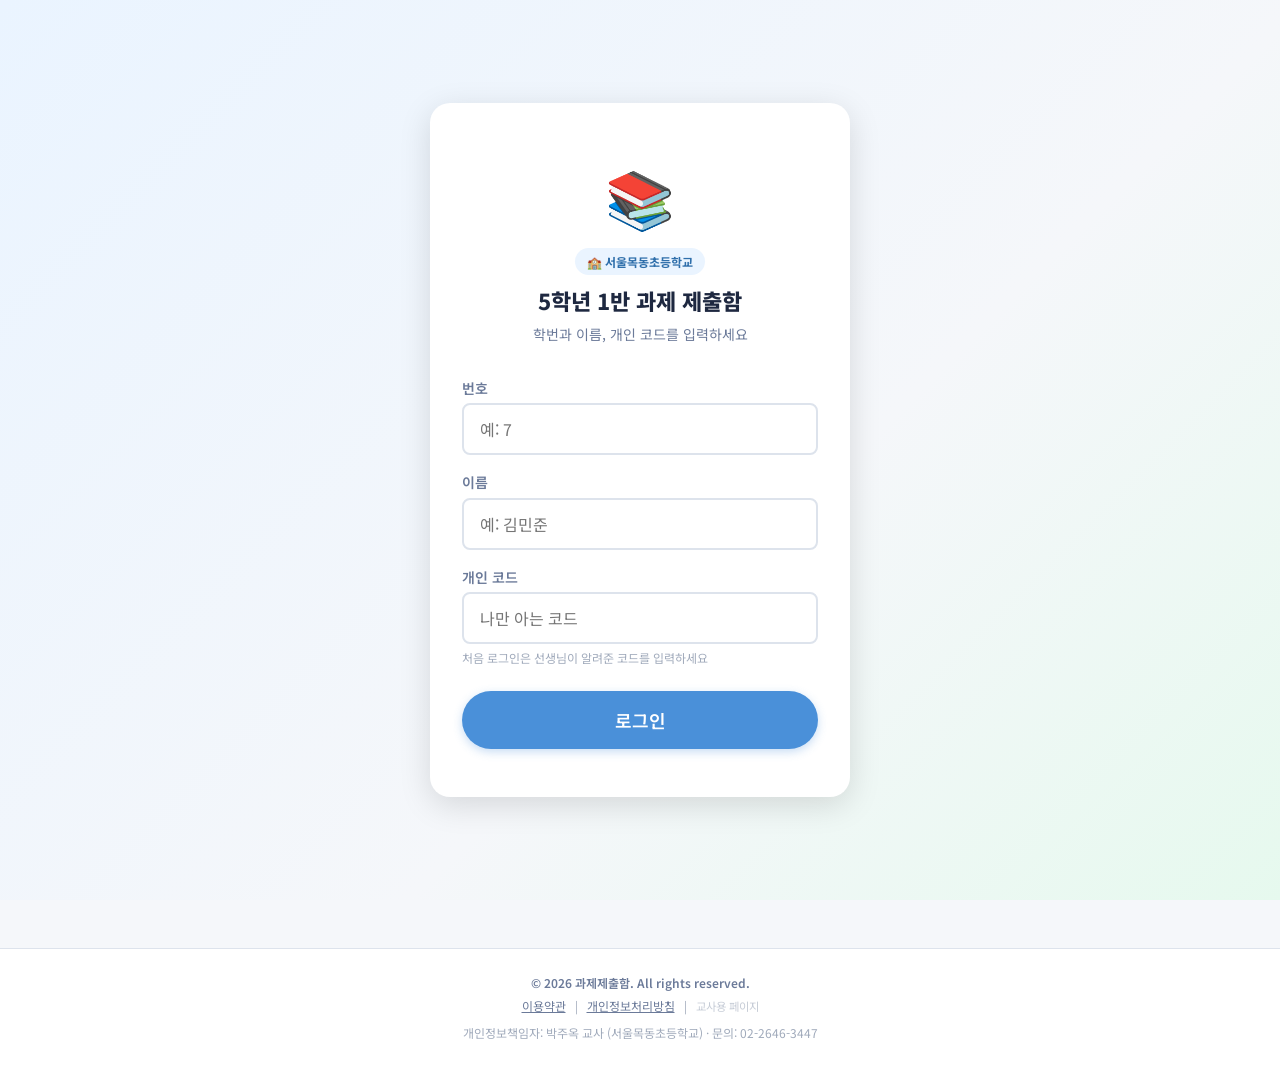
<file: index.html>
<!DOCTYPE html>
<html lang="ko">
<head>
  <meta charset="UTF-8" />
  <meta name="viewport" content="width=device-width, initial-scale=1.0" />
  <title>과제 제출함</title>
  <meta name="description" content="학생 과제 제출 페이지" />

  <!-- 구글 폰트 -->
  <link rel="preconnect" href="https://fonts.googleapis.com" />
  <link rel="preconnect" href="https://fonts.gstatic.com" crossorigin />
  <link href="https://fonts.googleapis.com/css2?family=Noto+Sans+KR:wght@400;600;700;800;900&display=swap" rel="stylesheet" />

  <!-- 스타일 -->
  <link rel="stylesheet" href="src/styles/base.css?v=6" />
  <link rel="stylesheet" href="src/styles/student.css?v=6" />
</head>
<body>
  <div id="app"></div>

  <!-- 1. 설정 -->
  <script src="src/config/app-config.js?v=6"></script>
  <!-- 2. 저장소 (Firebase) -->
  <script src="src/utils/storage.js?v=6"></script>
  <!-- 3. 컴포넌트 -->
  <script src="src/components/footer.js?v=6"></script>
  <script src="src/components/login.js?v=6"></script>
  <script src="src/components/submit.js?v=6"></script>
  <script src="src/components/settings.js?v=6"></script>
  <!-- 4. 페이지 -->
  <script src="src/pages/student-page.js?v=6"></script>

  <script>
    StudentPage.init();
  </script>
</body>
</html>
</file>
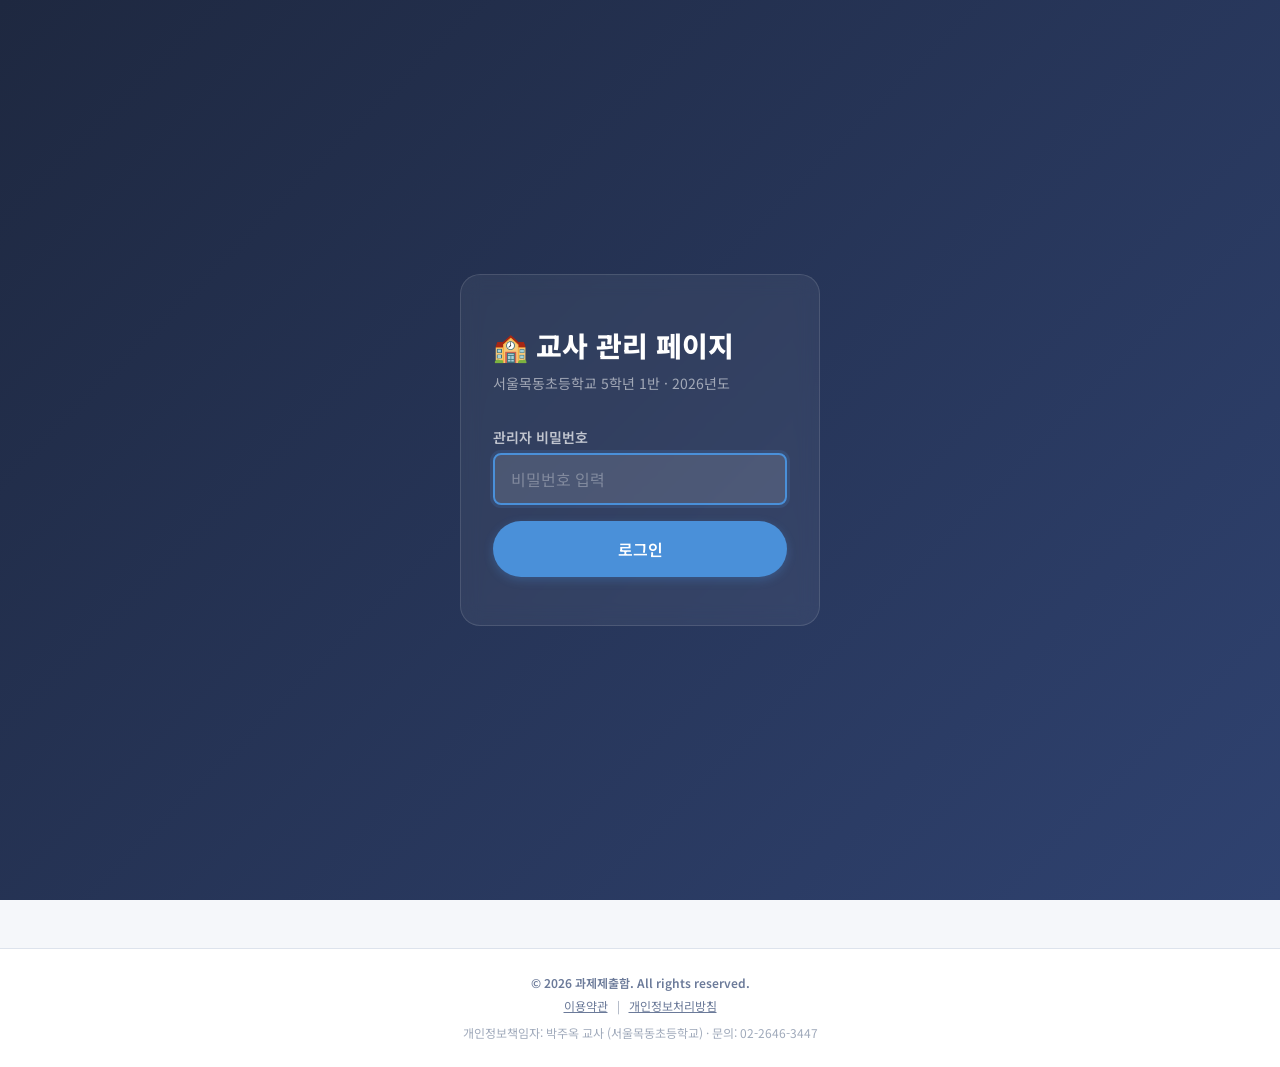
<file: admin.html>
<!DOCTYPE html>
<html lang="ko">
<head>
  <meta charset="UTF-8" />
  <meta name="viewport" content="width=device-width, initial-scale=1.0" />
  <title>관리자 페이지 – 과제 현황</title>
  <meta name="robots" content="noindex, nofollow" />

  <!-- 구글 폰트 -->
  <link rel="preconnect" href="https://fonts.googleapis.com" />
  <link rel="preconnect" href="https://fonts.gstatic.com" crossorigin />
  <link href="https://fonts.googleapis.com/css2?family=Noto+Sans+KR:wght@400;600;700;800;900&display=swap" rel="stylesheet" />

  <!-- 스타일 -->
  <link rel="stylesheet" href="src/styles/base.css?v=6" />
  <link rel="stylesheet" href="src/styles/admin.css?v=6" />
</head>
<body>
  <div id="admin-app"></div>

  <!-- 1. 설정 -->
  <script src="src/config/app-config.js?v=6"></script>
  <!-- 2. 저장소 (Firebase) -->
  <script src="src/utils/storage.js?v=6"></script>
  <!-- 3. 컴포넌트 -->
  <script src="src/components/footer.js?v=6"></script>
  <!-- 4. 페이지 -->
  <script src="src/pages/admin-page.js?v=6"></script>

  <script>
    AdminPage.init();
  </script>
</body>
</html>
</file>
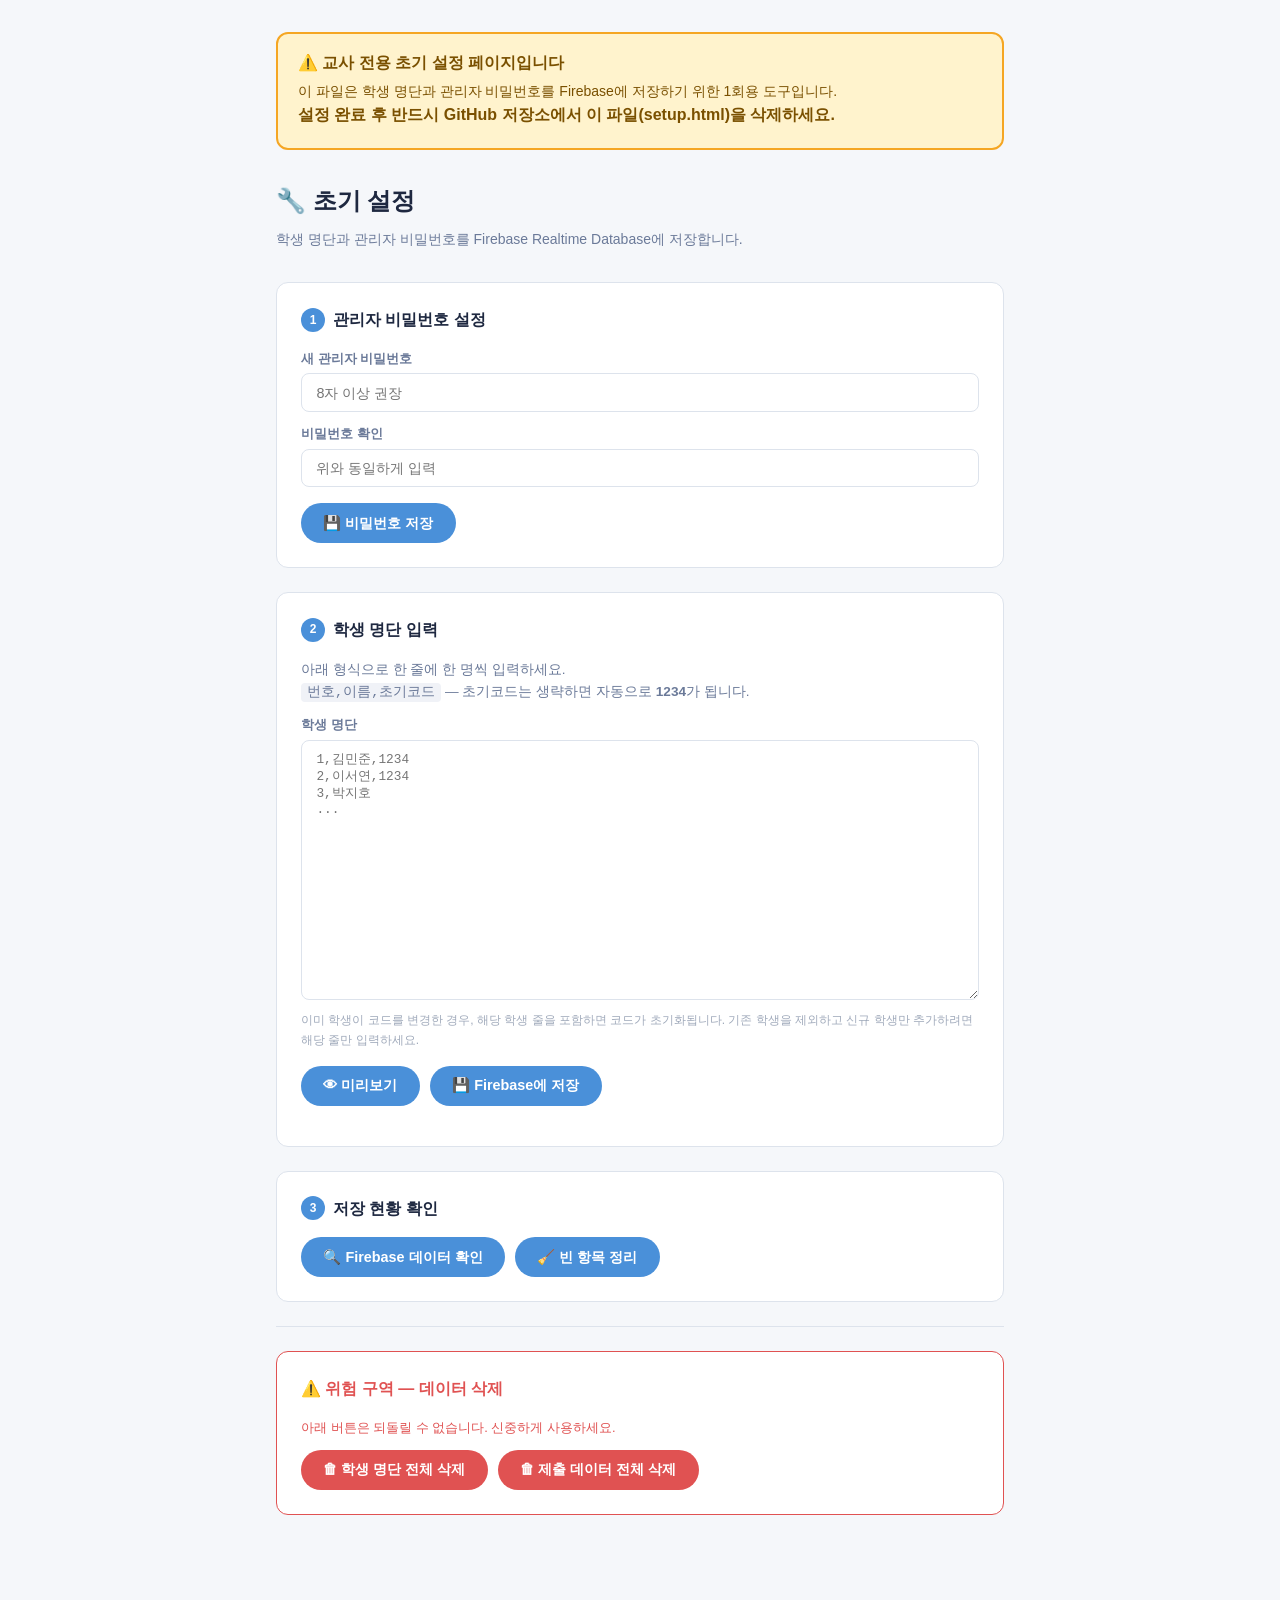
<file: setup.html>
<!DOCTYPE html>
<html lang="ko">
<head>
  <meta charset="UTF-8" />
  <meta name="viewport" content="width=device-width, initial-scale=1.0" />
  <title>⚠️ 초기 설정 (교사 전용 1회용)</title>
  <style>
    :root {
      --primary: #4A90D9;
      --danger:  #E05252;
      --success: #34C472;
      --bg:      #F5F7FA;
      --surface: #FFFFFF;
      --border:  #DDE3EC;
      --text:    #1E2840;
      --sub:     #6B7A99;
      --muted:   #A0AABB;
    }
    *, *::before, *::after { box-sizing: border-box; margin: 0; padding: 0; }
    body { font-family: "Noto Sans KR", sans-serif; background: var(--bg); color: var(--text); line-height: 1.6; }
    .wrap { max-width: 760px; margin: 0 auto; padding: 2rem 1rem 4rem; }

    .warn-banner {
      background: #FFF3CD;
      border: 2px solid #F5A623;
      border-radius: 12px;
      padding: 1rem 1.25rem;
      margin-bottom: 2rem;
      font-size: 0.875rem;
      color: #7A5000;
    }
    .warn-banner strong { display: block; font-size: 1rem; margin-bottom: 4px; }

    h1 { font-size: 1.5rem; font-weight: 800; margin-bottom: 0.5rem; }
    .sub { color: var(--sub); font-size: 0.875rem; margin-bottom: 2rem; }

    .card { background: var(--surface); border: 1px solid var(--border); border-radius: 12px; padding: 1.5rem; margin-bottom: 1.5rem; }
    .card h2 { font-size: 1rem; font-weight: 700; margin-bottom: 1rem; display: flex; align-items: center; gap: 8px; }

    label   { display: block; font-size: 0.8rem; font-weight: 600; color: var(--sub); margin-bottom: 4px; margin-top: 12px; }
    input, textarea {
      width: 100%;
      padding: 0.65rem 0.9rem;
      border: 1.5px solid var(--border);
      border-radius: 8px;
      font-size: 0.9rem;
      color: var(--text);
      font-family: inherit;
    }
    input:focus, textarea:focus { outline: none; border-color: var(--primary); }
    textarea { min-height: 260px; resize: vertical; font-size: 0.8rem; font-family: "Courier New", monospace; }

    .hint { font-size: 0.75rem; color: var(--muted); margin-top: 4px; }

    .btn {
      display: inline-flex; align-items: center; gap: 6px;
      padding: 0.65rem 1.4rem;
      border-radius: 999px;
      font-size: 0.9rem; font-weight: 600;
      cursor: pointer; border: none;
      transition: opacity 0.15s;
    }
    .btn:active { opacity: 0.8; }
    .btn-primary { background: var(--primary); color: #fff; }
    .btn-danger  { background: var(--danger);  color: #fff; }
    .btn-row { display: flex; gap: 10px; margin-top: 1rem; flex-wrap: wrap; }

    .status-box {
      margin-top: 1rem;
      padding: 0.75rem 1rem;
      border-radius: 8px;
      font-size: 0.85rem;
      display: none;
    }
    .status-box.ok    { background: #E6F9EE; color: #1F9B55; display: block; }
    .status-box.error { background: #FFECEC; color: #C0392B; display: block; }
    .status-box.info  { background: #EAF4FF; color: #2F6FAB; display: block; }

    .step-num {
      width: 24px; height: 24px; border-radius: 50%;
      background: var(--primary); color: #fff;
      font-size: 0.75rem; font-weight: 700;
      display: inline-flex; align-items: center; justify-content: center;
      flex-shrink: 0;
    }
    .divider { border: none; border-top: 1px solid var(--border); margin: 1.5rem 0; }
    .delete-warn { color: var(--danger); font-size: 0.8rem; margin-top: 6px; }
  </style>
</head>
<body>
<div class="wrap">

  <div class="warn-banner">
    <strong>⚠️ 교사 전용 초기 설정 페이지입니다</strong>
    이 파일은 학생 명단과 관리자 비밀번호를 Firebase에 저장하기 위한 1회용 도구입니다.<br>
    <strong>설정 완료 후 반드시 GitHub 저장소에서 이 파일(setup.html)을 삭제하세요.</strong>
  </div>

  <h1>🔧 초기 설정</h1>
  <p class="sub">학생 명단과 관리자 비밀번호를 Firebase Realtime Database에 저장합니다.</p>

  <!-- STEP 1: 관리자 비밀번호 -->
  <div class="card">
    <h2><span class="step-num">1</span> 관리자 비밀번호 설정</h2>
    <label for="admin-pw">새 관리자 비밀번호</label>
    <input type="password" id="admin-pw" placeholder="8자 이상 권장" />
    <label for="admin-pw-confirm">비밀번호 확인</label>
    <input type="password" id="admin-pw-confirm" placeholder="위와 동일하게 입력" />
    <div class="btn-row">
      <button class="btn btn-primary" onclick="saveAdminPassword()">💾 비밀번호 저장</button>
    </div>
    <div id="admin-status" class="status-box"></div>
  </div>

  <!-- STEP 2: 학생 명단 -->
  <div class="card">
    <h2><span class="step-num">2</span> 학생 명단 입력</h2>
    <p style="font-size:0.85rem; color:var(--sub); margin-bottom:12px;">
      아래 형식으로 한 줄에 한 명씩 입력하세요.<br>
      <code style="background:#F0F2F7; padding:2px 6px; border-radius:4px;">번호,이름,초기코드</code>
      — 초기코드는 생략하면 자동으로 <strong>1234</strong>가 됩니다.
    </p>
    <label for="students-input">학생 명단</label>
    <textarea id="students-input" placeholder="1,김민준,1234
2,이서연,1234
3,박지호
..."></textarea>
    <div class="hint">이미 학생이 코드를 변경한 경우, 해당 학생 줄을 포함하면 코드가 초기화됩니다. 기존 학생을 제외하고 신규 학생만 추가하려면 해당 줄만 입력하세요.</div>
    <div class="btn-row">
      <button class="btn btn-primary" onclick="previewStudents()">👁 미리보기</button>
      <button class="btn btn-primary" onclick="saveStudents()">💾 Firebase에 저장</button>
    </div>
    <div id="students-status" class="status-box"></div>
    <div id="students-preview" style="margin-top:1rem;"></div>
  </div>

  <!-- STEP 3: 확인 -->
  <div class="card">
    <h2><span class="step-num">3</span> 저장 현황 확인</h2>
    <div class="btn-row">
      <button class="btn btn-primary" onclick="checkFirebase()">🔍 Firebase 데이터 확인</button>
      <button class="btn btn-primary" onclick="cleanInvalidStudents()">🧹 빈 항목 정리</button>
    </div>
    <div id="clean-status" class="status-box"></div>
    <div id="check-status" class="status-box"></div>
  </div>

  <hr class="divider" />

  <!-- 위험 영역 -->
  <div class="card" style="border-color: var(--danger);">
    <h2 style="color:var(--danger);">⚠️ 위험 구역 — 데이터 삭제</h2>
    <p class="delete-warn">아래 버튼은 되돌릴 수 없습니다. 신중하게 사용하세요.</p>
    <div class="btn-row" style="margin-top:12px;">
      <button class="btn btn-danger" onclick="deleteStudents()">🗑 학생 명단 전체 삭제</button>
      <button class="btn btn-danger" onclick="deleteSubmissions()">🗑 제출 데이터 전체 삭제</button>
    </div>
    <div id="delete-status" class="status-box"></div>
  </div>

</div>

<script>
const DB_URL = "https://app-16081-default-rtdb.firebaseio.com/";

async function _fbGet(path) {
  const res = await fetch(`${DB_URL}${path}.json`);
  return res.ok ? await res.json() : null;
}
async function _fbSet(path, value) {
  const res = await fetch(`${DB_URL}${path}.json`, {
    method: "PUT", headers: { "Content-Type": "application/json" },
    body: JSON.stringify(value),
  });
  return res.ok;
}
async function _fbPatch(path, value) {
  const res = await fetch(`${DB_URL}${path}.json`, {
    method: "PATCH", headers: { "Content-Type": "application/json" },
    body: JSON.stringify(value),
  });
  return res.ok;
}
async function _fbDelete(path) {
  const res = await fetch(`${DB_URL}${path}.json`, { method: "DELETE" });
  return res.ok;
}

function showStatus(id, msg, type) {
  const el = document.getElementById(id);
  el.textContent = msg;
  el.className = `status-box ${type}`;
}

// ── 관리자 비밀번호 저장 ──────────────────
async function saveAdminPassword() {
  const pw      = document.getElementById("admin-pw").value.trim();
  const confirm = document.getElementById("admin-pw-confirm").value.trim();
  if (!pw) { showStatus("admin-status", "비밀번호를 입력해주세요.", "error"); return; }
  if (pw.length < 4) { showStatus("admin-status", "비밀번호는 4자 이상으로 설정하세요.", "error"); return; }
  if (pw !== confirm) { showStatus("admin-status", "비밀번호가 일치하지 않아요.", "error"); return; }
  showStatus("admin-status", "저장 중...", "info");
  const ok = await _fbSet("/admin/password", pw);
  if (ok) {
    showStatus("admin-status", `✅ 관리자 비밀번호가 저장되었어요. (${pw.length}자)`, "ok");
    document.getElementById("admin-pw").value = "";
    document.getElementById("admin-pw-confirm").value = "";
  } else {
    showStatus("admin-status", "❌ 저장 실패. Firebase 연결을 확인하세요.", "error");
  }
}

// ── 학생 명단 파싱 ────────────────────────
function parseStudents(raw) {
  const lines   = raw.trim().split("\n").filter(l => l.trim());
  const students = {};
  const errors   = [];

  lines.forEach((line, i) => {
    const parts = line.split(",").map(p => p.trim());
    const num   = parseInt(parts[0]);
    const name  = parts[1];
    const code  = parts[2] || "1234";

    if (isNaN(num) || num < 1) { errors.push(`줄 ${i+1}: 번호가 올바르지 않아요 ("${line}")`); return; }
    if (!name) { errors.push(`줄 ${i+1}: 이름이 없어요`); return; }
    students[String(num)] = { number: num, name, code };
  });

  return { students, errors };
}

function previewStudents() {
  const raw = document.getElementById("students-input").value;
  const { students, errors } = parseStudents(raw);

  const preview = document.getElementById("students-preview");
  if (errors.length) {
    preview.innerHTML = `<div class="status-box error" style="display:block;">오류:<br>${errors.join("<br>")}</div>`;
    return;
  }

  const list = Object.values(students);
  let html = `<table style="width:100%;border-collapse:collapse;font-size:0.82rem;margin-top:4px;">
    <thead><tr style="background:#F8F9FC;">
      <th style="padding:6px 8px;text-align:left;border:1px solid var(--border);">번호</th>
      <th style="padding:6px 8px;text-align:left;border:1px solid var(--border);">이름</th>
      <th style="padding:6px 8px;text-align:left;border:1px solid var(--border);">초기 코드</th>
    </tr></thead><tbody>`;
  list.forEach(s => {
    html += `<tr>
      <td style="padding:5px 8px;border:1px solid var(--border);">${s.number}</td>
      <td style="padding:5px 8px;border:1px solid var(--border);">${s.name}</td>
      <td style="padding:5px 8px;border:1px solid var(--border);font-family:monospace;">${s.code}</td>
    </tr>`;
  });
  html += `</tbody></table><p style="font-size:0.8rem;color:var(--sub);margin-top:6px;">총 ${list.length}명</p>`;
  preview.innerHTML = html;
}

async function saveStudents() {
  const raw = document.getElementById("students-input").value;
  const { students, errors } = parseStudents(raw);

  if (errors.length) {
    showStatus("students-status", "오류를 먼저 수정하세요:\n" + errors.join("\n"), "error");
    return;
  }
  if (Object.keys(students).length === 0) {
    showStatus("students-status", "학생이 1명 이상 있어야 해요.", "error");
    return;
  }

  const count = Object.keys(students).length;
  if (!confirm(`${count}명의 학생 데이터를 Firebase에 저장할까요?\n기존에 같은 번호가 있으면 덮어씁니다.`)) return;

  showStatus("students-status", "저장 중...", "info");
  const ok = await _fbPatch("/students", students);
  if (ok) {
    showStatus("students-status", `✅ ${count}명 저장 완료!`, "ok");
  } else {
    showStatus("students-status", "❌ 저장 실패. Firebase 연결을 확인하세요.", "error");
  }
}

// ── 빈/잘못된 항목 정리 ────────────────────
async function cleanInvalidStudents() {
  showStatus("clean-status", "확인 중...", "info");
  const students = await _fbGet("/students") || {};

  const validKeys = [];
  const invalidKeys = [];

  Object.entries(students).forEach(([key, val]) => {
    if (val && typeof val.number === "number" && val.name) {
      validKeys.push(key);
    } else {
      invalidKeys.push(key);
    }
  });

  if (invalidKeys.length === 0) {
    showStatus("clean-status", "✅ 손상된 항목이 없어요. 정상이에요!", "ok");
    return;
  }

  if (!confirm(`손상된 항목 ${invalidKeys.length}개를 발견했어요 (키: ${invalidKeys.join(", ")}).\n삭제할까요?`)) return;

  showStatus("clean-status", "삭제 중...", "info");
  for (const key of invalidKeys) {
    await _fbDelete(`/students/${key}`);
  }
  showStatus("clean-status", `✅ 손상된 항목 ${invalidKeys.length}개 삭제 완료! (정상 항목 ${validKeys.length}개 유지)`, "ok");
}

async function checkFirebase() {
  showStatus("check-status", "확인 중...", "info");
  const [students, adminPw, submissions] = await Promise.all([
    _fbGet("/students"),
    _fbGet("/admin/password"),
    _fbGet("/submissions"),
  ]);

  const studentCount    = students    ? Object.keys(students).length    : 0;
  const submissionCount = submissions ? Object.keys(submissions).length : 0;
  const hasPw           = adminPw !== null;

  showStatus("check-status",
    `✅ Firebase 연결 정상\n` +
    `• 학생 명단: ${studentCount}명\n` +
    `• 관리자 비밀번호: ${hasPw ? "설정됨 ✓" : "❌ 미설정"}\n` +
    `• 제출 데이터: ${submissionCount}건`,
    studentCount > 0 && hasPw ? "ok" : "error"
  );
}

// ── 삭제 ────────────────────────────────
async function deleteStudents() {
  if (!confirm("⚠️ 학생 명단 전체를 삭제할까요?\n학생들이 로그인할 수 없게 됩니다.")) return;
  showStatus("delete-status", "삭제 중...", "info");
  const ok = await _fbDelete("/students");
  showStatus("delete-status", ok ? "✅ 학생 명단 삭제 완료" : "❌ 삭제 실패", ok ? "ok" : "error");
}

async function deleteSubmissions() {
  if (!confirm("⚠️ 제출 데이터 전체를 삭제할까요?\n복구할 수 없습니다.")) return;
  showStatus("delete-status", "삭제 중...", "info");
  const ok = await _fbDelete("/submissions");
  showStatus("delete-status", ok ? "✅ 제출 데이터 삭제 완료" : "❌ 삭제 실패", ok ? "ok" : "error");
}
</script>
</body>
</html>
</file>
<file: src/styles/base.css>
/**
 * 🎨 base.css — 공통 기본 스타일
 */

:root {
  --color-primary:       #4A90D9;
  --color-primary-dark:  #2F6FAB;
  --color-primary-light: #EAF4FF;
  --color-success:       #34C472;
  --color-success-dark:  #1F9B55;
  --color-success-light: #E6F9EE;
  --color-warning:       #F5A623;
  --color-warning-light: #FFF7E6;
  --color-danger:        #E05252;
  --color-danger-light:  #FFECEC;
  --color-bg:            #F5F7FA;
  --color-surface:       #FFFFFF;
  --color-border:        #DDE3EC;
  --color-text:          #1E2840;
  --color-text-sub:      #6B7A99;
  --color-text-muted:    #A0AABB;

  --font-main:    "Noto Sans KR", "Apple SD Gothic Neo", sans-serif;
  --font-size-xs: 0.75rem;
  --font-size-sm: 0.875rem;
  --font-size-md: 1rem;
  --font-size-lg: 1.125rem;
  --font-size-xl: 1.375rem;
  --font-size-2xl:1.75rem;
  --font-size-3xl:2.25rem;

  --space-xs:  0.25rem;
  --space-sm:  0.5rem;
  --space-md:  1rem;
  --space-lg:  1.5rem;
  --space-xl:  2rem;
  --space-2xl: 3rem;

  --radius-sm:  8px;
  --radius-md:  12px;
  --radius-lg:  20px;
  --radius-full:9999px;

  --shadow-sm:  0 1px 4px rgba(0,0,0,0.07);
  --shadow-md:  0 4px 16px rgba(0,0,0,0.10);
  --shadow-lg:  0 8px 32px rgba(0,0,0,0.13);

  --transition: 0.18s ease;
}

*, *::before, *::after { box-sizing: border-box; margin: 0; padding: 0; }

html { font-size: 16px; -webkit-text-size-adjust: 100%; }

body {
  font-family: var(--font-main);
  font-size: var(--font-size-md);
  color: var(--color-text);
  background: var(--color-bg);
  line-height: 1.6;
  min-height: 100vh;
}

a { color: var(--color-primary); text-decoration: none; }
a:hover { text-decoration: underline; }

button { font-family: var(--font-main); cursor: pointer; border: none; background: none; }
input, textarea, select { font-family: var(--font-main); font-size: var(--font-size-md); }
img { max-width: 100%; display: block; }

/* ── 버튼 ─────────────────────────────────── */
.btn {
  display: inline-flex;
  align-items: center;
  justify-content: center;
  gap: var(--space-sm);
  padding: 0.75rem 1.5rem;
  border-radius: var(--radius-full);
  font-size: var(--font-size-md);
  font-weight: 600;
  transition: background var(--transition), transform var(--transition), box-shadow var(--transition);
  cursor: pointer;
  border: none;
}
.btn:active { transform: scale(0.97); }
.btn-primary  { background: var(--color-primary); color: #fff; box-shadow: 0 3px 10px rgba(74,144,217,0.30); }
.btn-primary:hover { background: var(--color-primary-dark); }
.btn-success  { background: var(--color-success); color: #fff; }
.btn-success:hover { background: var(--color-success-dark); }
.btn-outline  { background: transparent; color: var(--color-primary); border: 2px solid var(--color-primary); }
.btn-outline:hover { background: var(--color-primary-light); }
.btn-danger   { background: var(--color-danger); color: #fff; }
.btn:disabled { opacity: 0.5; cursor: not-allowed; transform: none; }

/* ── 카드 ─────────────────────────────────── */
.card {
  background: var(--color-surface);
  border-radius: var(--radius-md);
  box-shadow: var(--shadow-sm);
  border: 1px solid var(--color-border);
  padding: var(--space-lg);
}

/* ── 배지 ─────────────────────────────────── */
.badge {
  display: inline-flex;
  align-items: center;
  padding: 0.2rem 0.75rem;
  border-radius: var(--radius-full);
  font-size: var(--font-size-xs);
  font-weight: 700;
}
.badge-success { background: var(--color-success-light); color: var(--color-success-dark); }
.badge-warning { background: var(--color-warning-light); color: #b37400; }
.badge-primary { background: var(--color-primary-light); color: var(--color-primary-dark); }
.badge-muted   { background: #F0F2F7; color: var(--color-text-sub); }

/* ── 토스트 ───────────────────────────────── */
.toast {
  position: fixed;
  bottom: 2rem;
  left: 50%;
  transform: translateX(-50%) translateY(100px);
  background: var(--color-text);
  color: #fff;
  padding: 0.85rem 1.75rem;
  border-radius: var(--radius-full);
  font-size: var(--font-size-sm);
  font-weight: 600;
  box-shadow: var(--shadow-lg);
  z-index: 9999;
  opacity: 0;
  transition: all 0.3s cubic-bezier(0.34, 1.56, 0.64, 1);
  white-space: nowrap;
}
.toast.show { opacity: 1; transform: translateX(-50%) translateY(0); }
.toast.success { background: var(--color-success); }
.toast.error   { background: var(--color-danger); }

/* ── 모달 ─────────────────────────────────── */
.modal-overlay {
  position: fixed;
  inset: 0;
  background: rgba(10,20,50,0.45);
  backdrop-filter: blur(3px);
  z-index: 1000;
  display: flex;
  align-items: center;
  justify-content: center;
  padding: var(--space-md);
  opacity: 0;
  pointer-events: none;
  transition: opacity 0.2s ease;
}
.modal-overlay.open { opacity: 1; pointer-events: auto; }
.modal-box {
  background: var(--color-surface);
  border-radius: var(--radius-lg);
  box-shadow: var(--shadow-lg);
  padding: var(--space-xl);
  width: 100%;
  max-width: 440px;
  transform: translateY(16px);
  transition: transform 0.25s cubic-bezier(0.34, 1.2, 0.64, 1);
}
.modal-overlay.open .modal-box { transform: translateY(0); }

/* ── 폼 ───────────────────────────────────── */
.form-group { display: flex; flex-direction: column; gap: var(--space-xs); margin-bottom: var(--space-md); }
.form-label { font-size: var(--font-size-sm); font-weight: 600; color: var(--color-text-sub); }
.form-input {
  padding: 0.75rem 1rem;
  border: 2px solid var(--color-border);
  border-radius: var(--radius-sm);
  font-size: var(--font-size-md);
  color: var(--color-text);
  background: var(--color-surface);
  transition: border-color var(--transition), box-shadow var(--transition);
  width: 100%;
}
.form-input:focus { outline: none; border-color: var(--color-primary); box-shadow: 0 0 0 3px rgba(74,144,217,0.15); }
.form-input.error { border-color: var(--color-danger); }
.form-error { font-size: var(--font-size-xs); color: var(--color-danger); margin-top: 2px; }
.form-hint  { font-size: var(--font-size-xs); color: var(--color-text-muted); }

/* ── 로딩 스피너 ──────────────────────────── */
.spinner {
  display: inline-block;
  width: 20px;
  height: 20px;
  border: 2px solid rgba(255,255,255,0.3);
  border-top-color: #fff;
  border-radius: 50%;
  animation: spin 0.7s linear infinite;
}
@keyframes spin { to { transform: rotate(360deg); } }

/* ── 전체 로딩 오버레이 ───────────────────── */
.loading-overlay {
  position: fixed;
  inset: 0;
  background: rgba(245,247,250,0.85);
  backdrop-filter: blur(4px);
  z-index: 9000;
  display: flex;
  flex-direction: column;
  align-items: center;
  justify-content: center;
  gap: var(--space-md);
}
.loading-overlay .loading-text {
  font-size: var(--font-size-sm);
  color: var(--color-text-sub);
  font-weight: 600;
}
.loading-overlay .spinner {
  width: 36px;
  height: 36px;
  border-color: rgba(74,144,217,0.2);
  border-top-color: var(--color-primary);
}

@media (max-width: 600px) {
  :root { --font-size-2xl: 1.5rem; --font-size-3xl: 1.875rem; }
  .card { padding: var(--space-md); }
}

@media (prefers-reduced-motion: reduce) {
  *, *::before, *::after { animation-duration: 0.01ms !important; transition-duration: 0.01ms !important; }
}

/* ── 공통 Footer ──────────────────────────── */
.app-footer {
  margin-top: var(--space-2xl);
  padding: var(--space-lg) var(--space-md);
  border-top: 1px solid var(--color-border);
  background: var(--color-surface);
}
.app-footer-inner {
  max-width: 1100px;
  margin: 0 auto;
  text-align: center;
}
.app-footer-top {
  display: flex;
  flex-direction: column;
  align-items: center;
  gap: 4px;
  font-size: var(--font-size-xs);
  color: var(--color-text-sub);
}
.app-footer-copyright { font-weight: 600; }
.app-footer-links a {
  color: var(--color-text-sub);
  text-decoration: underline;
}
.app-footer-links a:hover { color: var(--color-primary); }
.app-footer-divider { margin: 0 6px; color: var(--color-text-muted); }
.app-footer-admin-link {
  color: var(--color-text-muted) !important;
  text-decoration: none !important;
  opacity: 0.6;
  font-size: 0.95em;
}
.app-footer-admin-link:hover { opacity: 1; text-decoration: underline !important; }
.app-footer-bottom {
  margin-top: var(--space-sm);
  font-size: var(--font-size-xs);
  color: var(--color-text-muted);
}

/* ── 정책 전문 모달 ───────────────────────── */
.policy-modal-box {
  max-width: 560px;
  max-height: 82vh;
  display: flex;
  flex-direction: column;
}
.policy-modal-body {
  overflow-y: auto;
  font-size: var(--font-size-sm);
  color: var(--color-text-sub);
  line-height: 1.7;
  padding-right: 4px;
}
.policy-modal-body h4 {
  font-size: var(--font-size-md);
  font-weight: 700;
  color: var(--color-text);
  margin-top: var(--space-md);
  margin-bottom: 4px;
}
.policy-modal-body h4:first-child { margin-top: 0; }
.policy-lead {
  background: var(--color-primary-light);
  color: var(--color-primary-dark);
  padding: var(--space-sm) var(--space-md);
  border-radius: var(--radius-sm);
  margin-bottom: var(--space-sm);
  font-size: var(--font-size-sm);
}
.policy-list { margin: 4px 0 8px 1.2rem; }
.policy-list li { margin-bottom: 2px; }
.policy-warn {
  background: var(--color-warning-light);
  color: #7A5000;
  padding: var(--space-sm) var(--space-md);
  border-radius: var(--radius-sm);
  font-size: var(--font-size-xs);
  margin: 6px 0;
}
.policy-table { width: 100%; border-collapse: collapse; margin-top: 4px; font-size: var(--font-size-xs); }
.policy-table td { padding: 4px 8px; border: 1px solid var(--color-border); }
.policy-table td:first-child { font-weight: 600; width: 80px; background: #F8F9FC; }
.policy-footer-line {
  margin-top: var(--space-md);
  padding-top: var(--space-sm);
  border-top: 1px solid var(--color-border);
  font-size: var(--font-size-xs);
  color: var(--color-text-muted);
}

/* ── 동의 체크박스 (회원가입/로그인) ──────── */
.consent-group {
  display: flex;
  flex-direction: column;
  gap: 8px;
  margin: var(--space-md) 0;
  padding: var(--space-md);
  background: #F8F9FC;
  border-radius: var(--radius-sm);
  border: 1px solid var(--color-border);
}
.consent-item {
  display: flex;
  align-items: flex-start;
  gap: 8px;
  font-size: var(--font-size-xs);
  color: var(--color-text-sub);
  cursor: pointer;
}
.consent-item input[type="checkbox"] {
  margin-top: 2px;
  width: 16px;
  height: 16px;
  accent-color: var(--color-primary);
  cursor: pointer;
  flex-shrink: 0;
}
.consent-item .required-tag {
  color: var(--color-danger);
  font-weight: 700;
  margin-right: 2px;
}
.consent-item a {
  color: var(--color-primary);
  text-decoration: underline;
  font-weight: 600;
}
</file>
<file: src/styles/student.css>
/**
 * 🎨 student.css — 학생 페이지 전용 스타일
 */

/* ── 로그인 ───────────────────────────────── */
.login-wrapper {
  min-height: 100vh;
  display: flex;
  align-items: center;
  justify-content: center;
  flex-direction: column;
  padding: var(--space-lg);
  background: linear-gradient(135deg, #EAF4FF 0%, #F5F7FA 60%, #E6F9EE 100%);
}

.login-card {
  width: 100%;
  max-width: 420px;
  background: var(--color-surface);
  border-radius: var(--radius-lg);
  box-shadow: var(--shadow-lg);
  padding: var(--space-2xl) var(--space-xl);
}

.login-logo { text-align: center; margin-bottom: var(--space-xl); }
.login-logo .emoji {
  font-size: 3.5rem;
  display: block;
  margin-bottom: var(--space-sm);
  animation: bounce 2s ease-in-out infinite;
}
@keyframes bounce {
  0%, 100% { transform: translateY(0); }
  50%       { transform: translateY(-6px); }
}
.login-logo h1 { font-size: var(--font-size-xl); font-weight: 800; }
.login-logo p  { font-size: var(--font-size-sm); color: var(--color-text-sub); margin-top: var(--space-xs); }

.login-school-badge {
  display: inline-flex;
  align-items: center;
  gap: 6px;
  background: var(--color-primary-light);
  color: var(--color-primary-dark);
  font-size: var(--font-size-xs);
  font-weight: 700;
  padding: 4px 12px;
  border-radius: var(--radius-full);
  margin-bottom: var(--space-sm);
}

.login-btn-full { width: 100%; padding: 1rem; font-size: var(--font-size-lg); margin-top: var(--space-sm); }

/* ── 학생 메인 ────────────────────────────── */
.student-layout {
  max-width: 680px;
  margin: 0 auto;
  padding: var(--space-lg) var(--space-md);
}

.student-header {
  display: flex;
  align-items: center;
  justify-content: space-between;
  padding: var(--space-md) var(--space-lg);
  background: var(--color-surface);
  border-radius: var(--radius-md);
  box-shadow: var(--shadow-sm);
  margin-bottom: var(--space-lg);
}
.student-header .greeting     { font-size: var(--font-size-sm); color: var(--color-text-sub); }
.student-header .student-name { font-size: var(--font-size-lg); font-weight: 800; }

.header-actions { display: flex; gap: var(--space-sm); flex-wrap: wrap; justify-content: flex-end; }
.header-btn {
  padding: 0.5rem 0.9rem;
  font-size: var(--font-size-sm);
  font-weight: 600;
  border-radius: var(--radius-full);
  color: var(--color-text-sub);
  border: 1.5px solid var(--color-border);
  transition: all var(--transition);
  white-space: nowrap;
}
.header-btn:hover { border-color: var(--color-primary); color: var(--color-primary); background: var(--color-primary-light); }

.section-title {
  font-size: var(--font-size-sm);
  font-weight: 700;
  color: var(--color-text-sub);
  text-transform: uppercase;
  letter-spacing: 0.08em;
  margin-bottom: var(--space-md);
  display: flex;
  align-items: center;
  gap: var(--space-sm);
}
.section-title::after { content: ""; flex: 1; height: 1px; background: var(--color-border); }

/* ── 과제 카드 ────────────────────────────── */
.assignment-list { display: flex; flex-direction: column; gap: var(--space-md); margin-bottom: var(--space-xl); }

.assignment-card {
  background: var(--color-surface);
  border-radius: var(--radius-md);
  border: 2px solid var(--color-border);
  padding: var(--space-lg);
  transition: border-color var(--transition), box-shadow var(--transition);
  position: relative;
  overflow: hidden;
}
.assignment-card:hover { border-color: var(--color-primary); box-shadow: var(--shadow-md); }

.assignment-card.submitted {
  border-color: var(--color-success);
  background: var(--color-success-light);
}
.assignment-card.submitted::before {
  content: ""; position: absolute; top: 0; left: 0;
  width: 5px; height: 100%; background: var(--color-success);
}
.assignment-card.due-soon { border-color: var(--color-warning); }
.assignment-card.due-soon::before {
  content: ""; position: absolute; top: 0; left: 0;
  width: 5px; height: 100%; background: var(--color-warning);
}

.card-top    { display: flex; align-items: flex-start; justify-content: space-between; gap: var(--space-md); margin-bottom: var(--space-sm); }
.card-title  { font-size: var(--font-size-lg); font-weight: 800; line-height: 1.3; }
.card-desc   { font-size: var(--font-size-sm); color: var(--color-text-sub); margin-bottom: var(--space-md); line-height: 1.6; }
.card-meta   { display: flex; align-items: center; gap: var(--space-sm); flex-wrap: wrap; margin-bottom: var(--space-md); }

.due-label   { font-size: var(--font-size-xs); color: var(--color-text-sub); display: flex; align-items: center; gap: 4px; }
.allowed-types { display: flex; gap: var(--space-xs); }
.type-chip   { font-size: var(--font-size-xs); font-weight: 600; padding: 2px 8px; border-radius: var(--radius-full); background: #F0F2F7; color: var(--color-text-sub); }

.card-action { display: flex; align-items: center; justify-content: space-between; margin-top: var(--space-md); }

.done-badge  { display: flex; align-items: center; gap: var(--space-sm); font-size: var(--font-size-sm); font-weight: 700; color: var(--color-success-dark); }
.done-icon   { width: 32px; height: 32px; background: var(--color-success); border-radius: 50%; display: flex; align-items: center; justify-content: center; color: #fff; font-size: 1rem; animation: pop-in 0.35s cubic-bezier(0.34, 1.56, 0.64, 1); }
@keyframes pop-in { from { transform: scale(0); opacity: 0; } to { transform: scale(1); opacity: 1; } }

.empty-state { text-align: center; padding: var(--space-2xl) var(--space-lg); color: var(--color-text-muted); }
.empty-state .emoji { font-size: 3rem; }
.empty-state p { margin-top: var(--space-sm); font-size: var(--font-size-sm); }

/* ── 제출 모달 ────────────────────────────── */
.modal-title { font-size: var(--font-size-xl); font-weight: 800; margin-bottom: var(--space-xs); }
.modal-sub   { font-size: var(--font-size-sm); color: var(--color-text-sub); margin-bottom: var(--space-lg); }

.type-tabs {
  display: flex;
  gap: var(--space-sm);
  margin-bottom: var(--space-lg);
  background: #F0F2F7;
  padding: 4px;
  border-radius: var(--radius-sm);
}
.type-tab {
  flex: 1;
  padding: 0.6rem;
  text-align: center;
  font-size: var(--font-size-sm);
  font-weight: 600;
  color: var(--color-text-sub);
  border-radius: calc(var(--radius-sm) - 2px);
  cursor: pointer;
  transition: all var(--transition);
  border: none;
  background: none;
}
.type-tab.active { background: var(--color-surface); color: var(--color-primary); box-shadow: var(--shadow-sm); }

.upload-zone {
  border: 2.5px dashed var(--color-border);
  border-radius: var(--radius-md);
  padding: var(--space-xl) var(--space-lg);
  text-align: center;
  cursor: pointer;
  transition: all var(--transition);
  background: #F8F9FC;
  margin-bottom: var(--space-md);
}
.upload-zone:hover, .upload-zone.dragover { border-color: var(--color-primary); background: var(--color-primary-light); }
.upload-icon  { font-size: 2.5rem; margin-bottom: var(--space-sm); }
.upload-label { font-size: var(--font-size-sm); font-weight: 600; color: var(--color-text-sub); }
.upload-hint  { font-size: var(--font-size-xs); color: var(--color-text-muted); margin-top: var(--space-xs); }
.upload-preview { display: flex; align-items: center; gap: var(--space-sm); padding: var(--space-sm) var(--space-md); background: var(--color-primary-light); border-radius: var(--radius-sm); margin-bottom: var(--space-md); font-size: var(--font-size-sm); font-weight: 600; color: var(--color-primary-dark); }
.upload-preview .remove-btn { margin-left: auto; color: var(--color-danger); font-size: 1rem; cursor: pointer; }

.text-area {
  width: 100%;
  min-height: 180px;
  padding: var(--space-md);
  border: 2px solid var(--color-border);
  border-radius: var(--radius-sm);
  font-size: var(--font-size-md);
  font-family: var(--font-main);
  color: var(--color-text);
  resize: vertical;
  line-height: 1.7;
  transition: border-color var(--transition);
}
.text-area:focus { outline: none; border-color: var(--color-primary); box-shadow: 0 0 0 3px rgba(74,144,217,0.12); }
.char-count { font-size: var(--font-size-xs); color: var(--color-text-muted); text-align: right; margin-top: var(--space-xs); }

.modal-footer { display: flex; gap: var(--space-sm); margin-top: var(--space-lg); }
.modal-footer .btn { flex: 1; }

.settings-info { background: var(--color-primary-light); border-radius: var(--radius-sm); padding: var(--space-md); font-size: var(--font-size-sm); color: var(--color-primary-dark); margin-bottom: var(--space-lg); line-height: 1.6; }

@media (max-width: 600px) {
  .student-header { flex-direction: column; align-items: flex-start; gap: var(--space-sm); }
  .header-actions { width: 100%; justify-content: flex-end; }
  .modal-box { padding: var(--space-lg) var(--space-md); }
}
</file>
<file: src/styles/admin.css>
/**
 * 🎨 admin.css — 관리자 페이지 전용 스타일
 */

/* ── 로그인 ───────────────────────────────── */
.admin-login-wrapper {
  min-height: 100vh;
  display: flex;
  align-items: center;
  justify-content: center;
  background: linear-gradient(135deg, #1E2840 0%, #2F4270 100%);
  padding: var(--space-lg);
}
.admin-login-card {
  width: 100%;
  max-width: 360px;
  background: rgba(255,255,255,0.06);
  border: 1px solid rgba(255,255,255,0.12);
  border-radius: var(--radius-lg);
  padding: var(--space-2xl) var(--space-xl);
  backdrop-filter: blur(10px);
}
.admin-login-card h1   { color: #fff; font-size: var(--font-size-2xl); font-weight: 800; margin-bottom: var(--space-xs); }
.admin-login-card p    { color: rgba(255,255,255,0.55); font-size: var(--font-size-sm); margin-bottom: var(--space-xl); }
.admin-login-card .form-label  { color: rgba(255,255,255,0.7); }
.admin-login-card .form-input  { background: rgba(255,255,255,0.08); border-color: rgba(255,255,255,0.15); color: #fff; }
.admin-login-card .form-input::placeholder { color: rgba(255,255,255,0.3); }
.admin-login-card .form-input:focus { border-color: var(--color-primary); background: rgba(255,255,255,0.12); }

/* ── 대시보드 레이아웃 ────────────────────── */
.admin-layout {
  max-width: 1100px;
  margin: 0 auto;
  padding: var(--space-lg) var(--space-md);
}

.admin-header {
  display: flex;
  align-items: center;
  justify-content: space-between;
  padding: var(--space-md) var(--space-lg);
  background: var(--color-surface);
  border-radius: var(--radius-md);
  box-shadow: var(--shadow-sm);
  margin-bottom: var(--space-xl);
  flex-wrap: wrap;
  gap: var(--space-md);
}
.admin-header h1  { font-size: var(--font-size-xl); font-weight: 800; }
.admin-header .sub { font-size: var(--font-size-sm); color: var(--color-text-sub); margin-top: 2px; }
.admin-header-actions { display: flex; align-items: center; gap: var(--space-sm); }

/* ── 통계 카드 ────────────────────────────── */
.stats-grid {
  display: grid;
  grid-template-columns: repeat(auto-fit, minmax(160px, 1fr));
  gap: var(--space-md);
  margin-bottom: var(--space-xl);
}
.stat-card { background: var(--color-surface); border-radius: var(--radius-md); padding: var(--space-lg); box-shadow: var(--shadow-sm); border: 1px solid var(--color-border); text-align: center; }
.stat-value { font-size: var(--font-size-3xl); font-weight: 900; color: var(--color-primary); line-height: 1; margin-bottom: var(--space-xs); }
.stat-label { font-size: var(--font-size-xs); font-weight: 600; color: var(--color-text-sub); text-transform: uppercase; letter-spacing: 0.06em; }

/* ── 과제 탭 ──────────────────────────────── */
.assignment-tabs { display: flex; gap: var(--space-sm); margin-bottom: var(--space-lg); flex-wrap: wrap; }
.assignment-tab {
  padding: 0.5rem 1.25rem;
  border-radius: var(--radius-full);
  font-size: var(--font-size-sm);
  font-weight: 600;
  color: var(--color-text-sub);
  background: var(--color-surface);
  border: 1.5px solid var(--color-border);
  cursor: pointer;
  transition: all var(--transition);
}
.assignment-tab.active { background: var(--color-primary); color: #fff; border-color: var(--color-primary); box-shadow: 0 3px 10px rgba(74,144,217,0.30); }
.assignment-tab:hover:not(.active) { border-color: var(--color-primary); color: var(--color-primary); }

/* ── 학생 목록 테이블 ────────────────────── */
.student-table-wrapper { background: var(--color-surface); border-radius: var(--radius-md); box-shadow: var(--shadow-sm); border: 1px solid var(--color-border); overflow: hidden; }

.table-toolbar { display: flex; align-items: center; justify-content: space-between; padding: var(--space-md) var(--space-lg); border-bottom: 1px solid var(--color-border); flex-wrap: wrap; gap: var(--space-sm); }
.table-title { font-size: var(--font-size-md); font-weight: 700; }
.table-search { padding: 0.5rem 1rem; border: 1.5px solid var(--color-border); border-radius: var(--radius-full); font-size: var(--font-size-sm); width: 200px; transition: border-color var(--transition); }
.table-search:focus { outline: none; border-color: var(--color-primary); }

.progress-bar-wrapper { padding: var(--space-md) var(--space-lg); border-bottom: 1px solid var(--color-border); display: flex; align-items: center; gap: var(--space-md); }
.progress-bar  { flex: 1; height: 8px; background: #EEF1F7; border-radius: var(--radius-full); overflow: hidden; }
.progress-fill { height: 100%; background: linear-gradient(90deg, var(--color-primary), var(--color-success)); border-radius: var(--radius-full); transition: width 0.4s ease; }
.progress-label { font-size: var(--font-size-sm); font-weight: 700; color: var(--color-text-sub); white-space: nowrap; min-width: 60px; text-align: right; }

.student-table { width: 100%; border-collapse: collapse; }
.student-table thead th { background: #F8F9FC; padding: 0.65rem 1rem; text-align: left; font-size: var(--font-size-xs); font-weight: 700; color: var(--color-text-sub); text-transform: uppercase; letter-spacing: 0.05em; border-bottom: 1px solid var(--color-border); }
.student-table tbody tr { transition: background var(--transition); }
.student-table tbody tr:hover { background: #F8F9FC; }
.student-table tbody tr:not(:last-child) { border-bottom: 1px solid var(--color-border); }
.student-table td { padding: 0.85rem 1rem; font-size: var(--font-size-sm); vertical-align: middle; }

.td-number { width: 60px; font-weight: 700; color: var(--color-text-sub); }
.td-name   { font-weight: 600; }

.submit-status { display: inline-flex; align-items: center; gap: 6px; font-size: var(--font-size-xs); font-weight: 700; padding: 4px 12px; border-radius: var(--radius-full); }
.submit-status.done    { background: var(--color-success-light); color: var(--color-success-dark); }
.submit-status.pending { background: #F0F2F7; color: var(--color-text-muted); }
.status-dot { width: 7px; height: 7px; border-radius: 50%; flex-shrink: 0; }
.submit-status.done    .status-dot { background: var(--color-success); }
.submit-status.pending .status-dot { background: var(--color-text-muted); }

.td-time   { font-size: var(--font-size-xs); color: var(--color-text-muted); }
.td-action { text-align: right; }
.view-btn  { padding: 0.35rem 0.85rem; font-size: var(--font-size-xs); font-weight: 600; border-radius: var(--radius-full); border: 1.5px solid var(--color-border); color: var(--color-text-sub); cursor: pointer; transition: all var(--transition); background: none; }
.view-btn:hover { border-color: var(--color-primary); color: var(--color-primary); background: var(--color-primary-light); }
.view-btn:disabled { opacity: 0.3; cursor: not-allowed; }

/* ── 제출 내용 모달 ───────────────────────── */
.submission-detail  { max-height: 60vh; overflow-y: auto; }
.submission-meta    { display: flex; gap: var(--space-md); flex-wrap: wrap; margin-bottom: var(--space-md); padding-bottom: var(--space-md); border-bottom: 1px solid var(--color-border); }
.meta-item          { font-size: var(--font-size-xs); color: var(--color-text-sub); }
.meta-item strong   { display: block; color: var(--color-text); font-size: var(--font-size-sm); margin-top: 2px; }
.submission-content-box { background: #F8F9FC; border-radius: var(--radius-sm); padding: var(--space-md); font-size: var(--font-size-sm); line-height: 1.8; white-space: pre-wrap; word-break: break-all; }
.submission-img-preview { max-width: 100%; border-radius: var(--radius-sm); }

/* ── 반응형 ───────────────────────────────── */
@media (max-width: 768px) {
  .stats-grid { grid-template-columns: repeat(2, 1fr); }
  .student-table thead { display: none; }
  .student-table tbody tr { display: block; padding: var(--space-md); border-bottom: 1px solid var(--color-border) !important; }
  .student-table td { display: flex; align-items: center; padding: 0.3rem 0; border: none; }
  .student-table td::before { content: attr(data-label); font-size: var(--font-size-xs); font-weight: 600; color: var(--color-text-muted); min-width: 70px; text-transform: uppercase; letter-spacing: 0.05em; }
  .td-action { text-align: left; justify-content: flex-start; }
}
</file>
